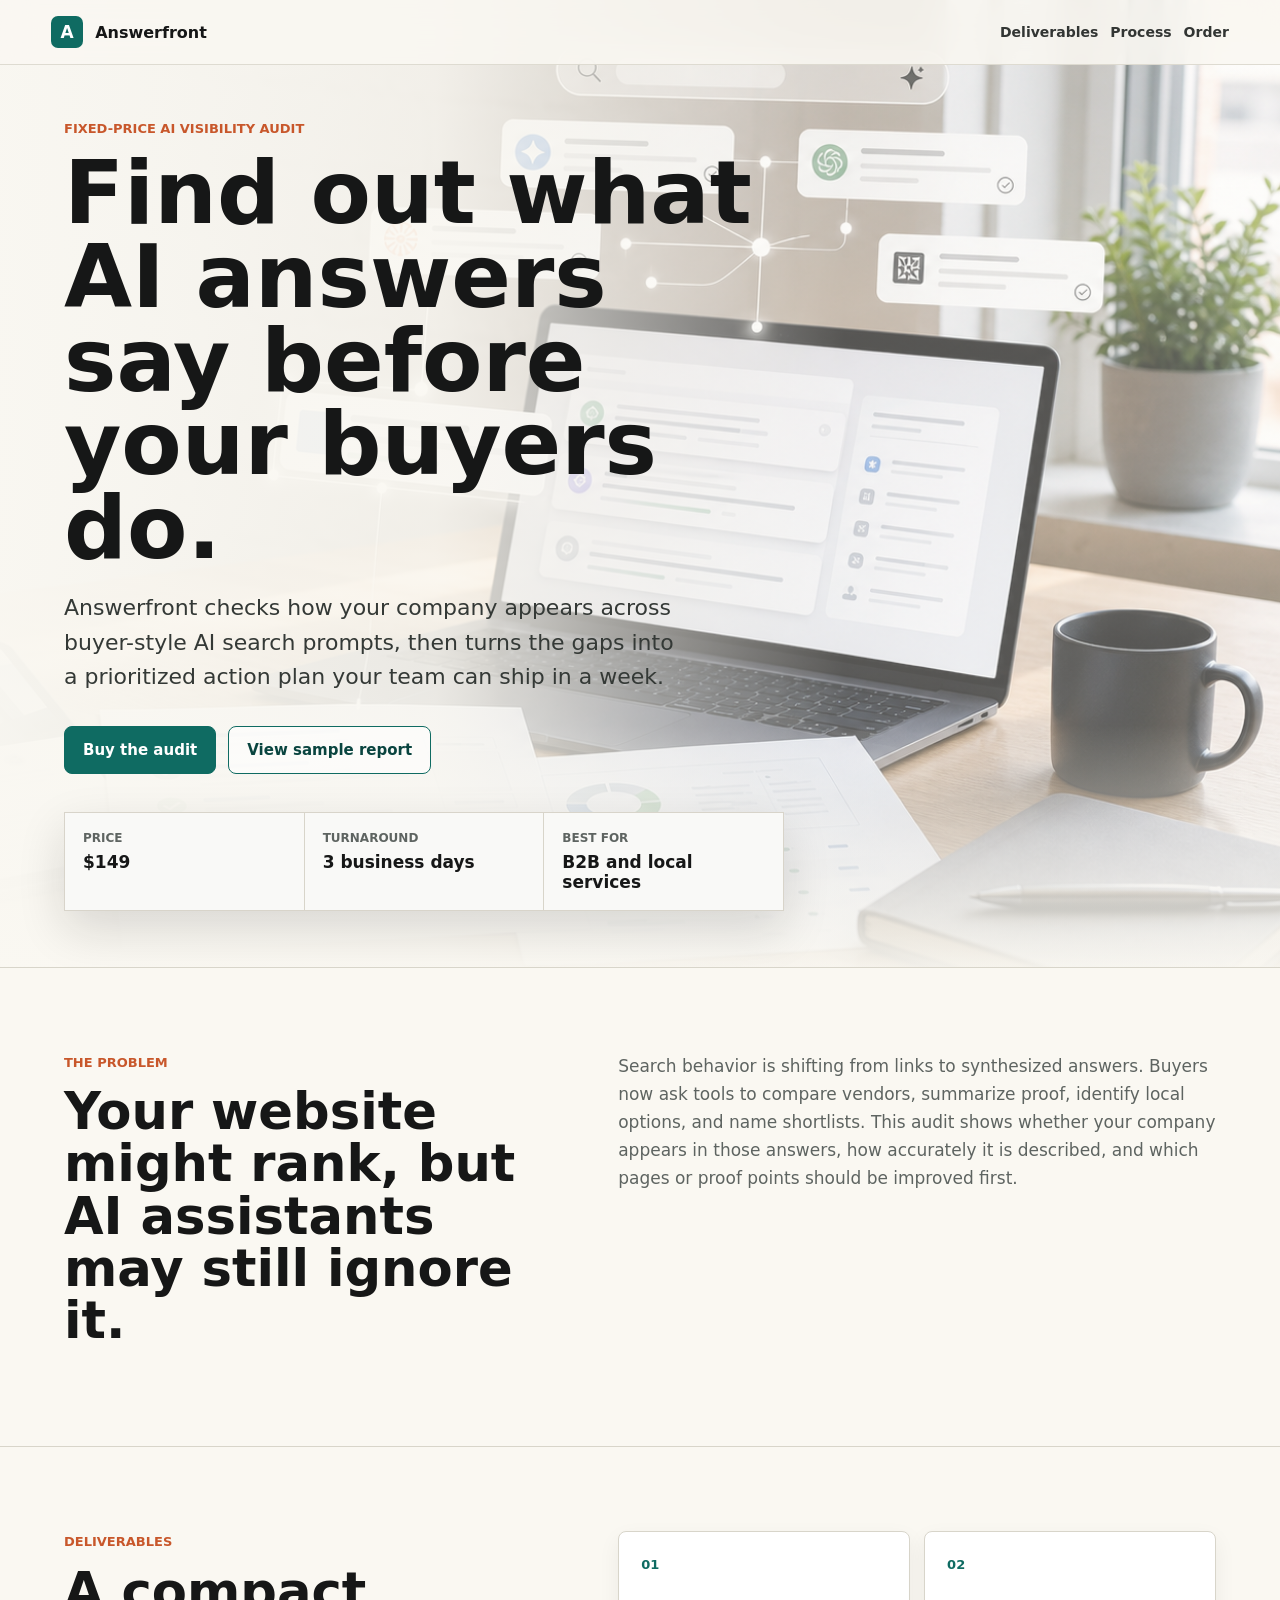
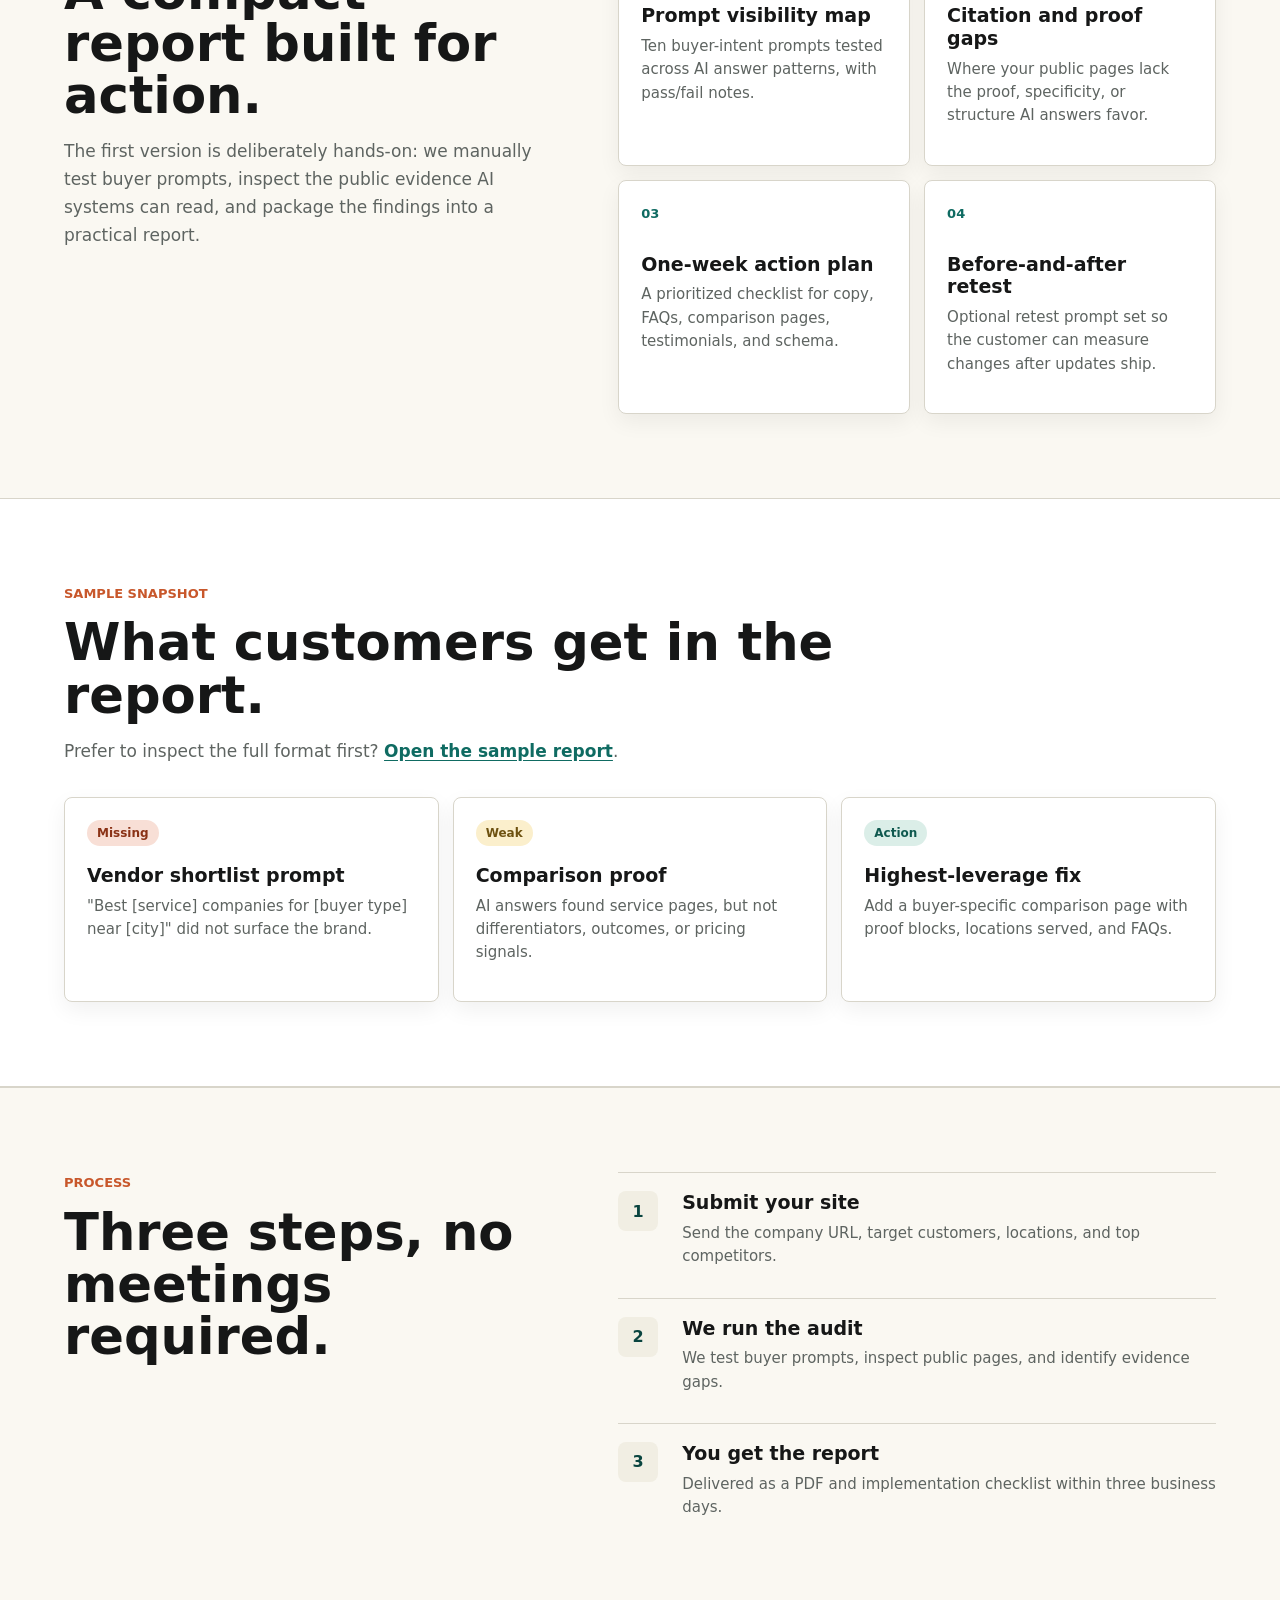
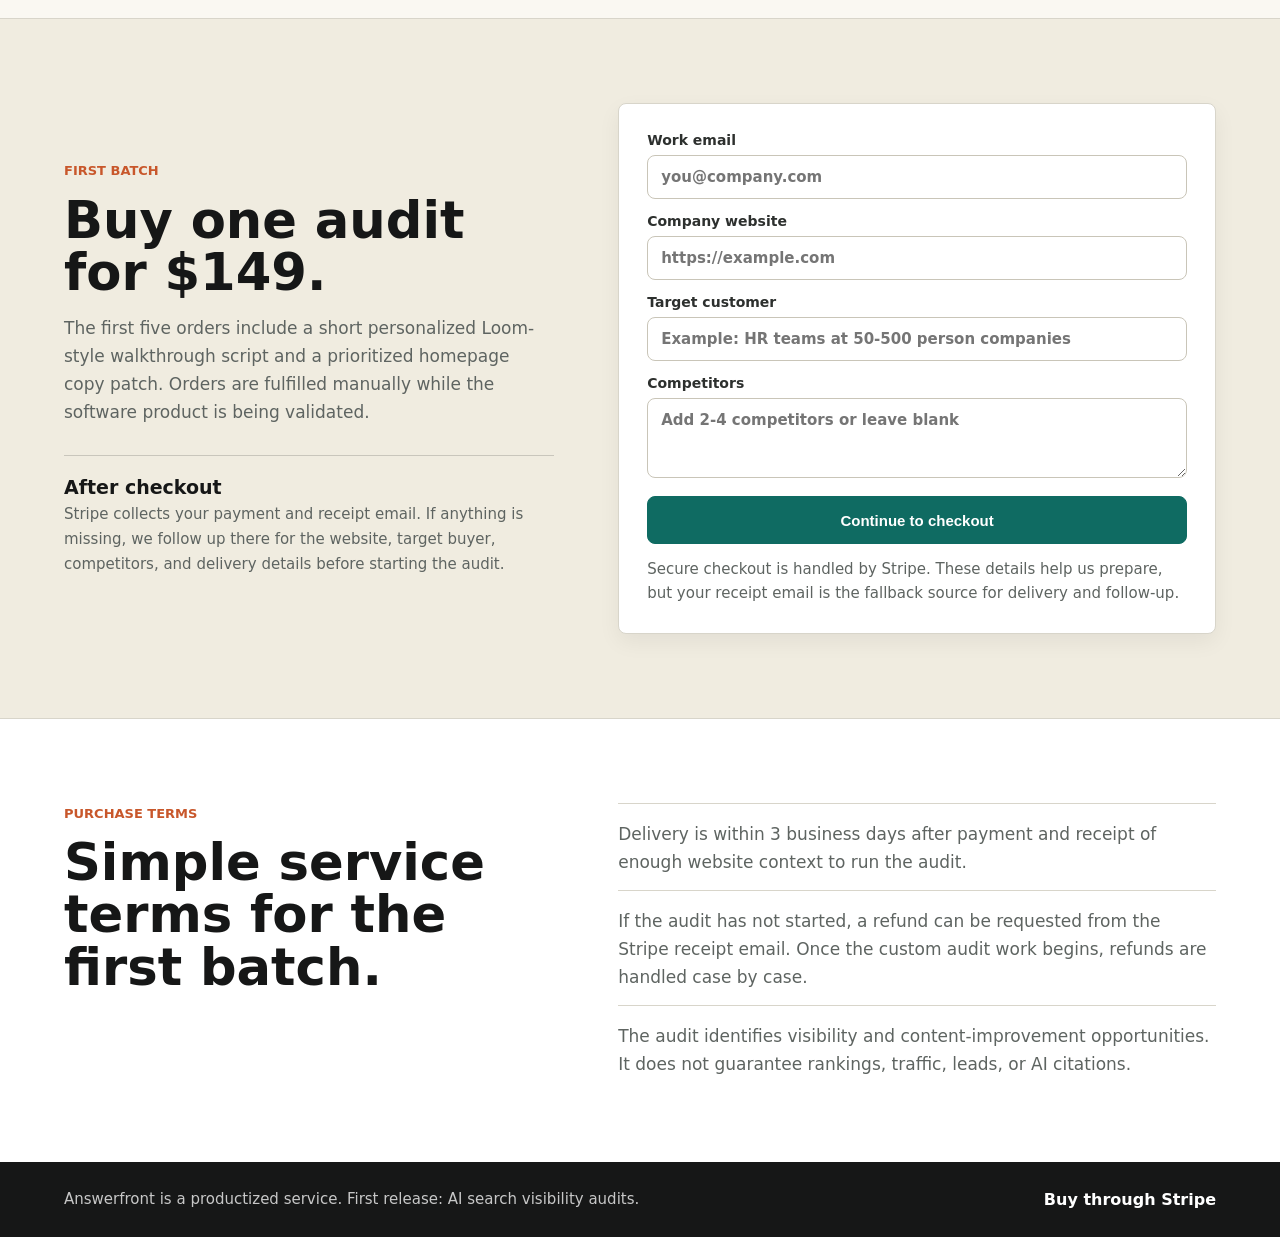
<file: index.html>
<!doctype html>
<html lang="en">
  <head>
    <meta charset="utf-8" />
    <meta name="viewport" content="width=device-width, initial-scale=1" />
    <title>Answerfront - AI Search Visibility Audit</title>
    <meta
      name="description"
      content="A fixed-price AI search visibility audit that shows how buyers find, compare, and cite your company in AI answers."
    />
    <link rel="preload" as="image" href="assets/answerfront-hero.png" />
    <link rel="stylesheet" href="styles.css" />
  </head>
  <body>
    <header class="site-header" aria-label="Primary">
      <a class="brand" href="#top" aria-label="Answerfront home">
        <span class="brand-mark" aria-hidden="true">A</span>
        <span>Answerfront</span>
      </a>
      <nav class="nav-links" aria-label="Site navigation">
        <a href="#deliverables">Deliverables</a>
        <a href="#process">Process</a>
        <a href="#order">Order</a>
      </nav>
    </header>

    <main id="top">
      <section class="hero" aria-labelledby="hero-title">
        <img
          class="hero-image"
          src="assets/answerfront-hero.png"
          alt="Desk with abstract AI search audit materials and digital result cards"
        />
        <div class="hero-shade" aria-hidden="true"></div>
        <div class="hero-content">
          <p class="eyebrow">Fixed-price AI visibility audit</p>
          <h1 id="hero-title">Find out what AI answers say before your buyers do.</h1>
          <p class="hero-copy">
            Answerfront checks how your company appears across buyer-style AI search prompts,
            then turns the gaps into a prioritized action plan your team can ship in a week.
          </p>
          <div class="hero-actions">
            <a class="button primary" href="#order">Buy the audit</a>
            <a class="button secondary" href="sample-report.html">View sample report</a>
          </div>
          <dl class="quick-stats" aria-label="Audit summary">
            <div>
              <dt>Price</dt>
              <dd>$149</dd>
            </div>
            <div>
              <dt>Turnaround</dt>
              <dd>3 business days</dd>
            </div>
            <div>
              <dt>Best for</dt>
              <dd>B2B and local services</dd>
            </div>
          </dl>
        </div>
      </section>

      <section class="section intro" aria-labelledby="intro-title">
        <div>
          <p class="eyebrow">The problem</p>
          <h2 id="intro-title">Your website might rank, but AI assistants may still ignore it.</h2>
        </div>
        <p>
          Search behavior is shifting from links to synthesized answers. Buyers now ask tools to
          compare vendors, summarize proof, identify local options, and name shortlists. This audit
          shows whether your company appears in those answers, how accurately it is described, and
          which pages or proof points should be improved first.
        </p>
      </section>

      <section class="section split" id="deliverables" aria-labelledby="deliverables-title">
        <div>
          <p class="eyebrow">Deliverables</p>
          <h2 id="deliverables-title">A compact report built for action.</h2>
          <p>
            The first version is deliberately hands-on: we manually test buyer prompts, inspect the
            public evidence AI systems can read, and package the findings into a practical report.
          </p>
        </div>
        <div class="deliverable-list">
          <article class="card">
            <span class="card-number">01</span>
            <h3>Prompt visibility map</h3>
            <p>Ten buyer-intent prompts tested across AI answer patterns, with pass/fail notes.</p>
          </article>
          <article class="card">
            <span class="card-number">02</span>
            <h3>Citation and proof gaps</h3>
            <p>Where your public pages lack the proof, specificity, or structure AI answers favor.</p>
          </article>
          <article class="card">
            <span class="card-number">03</span>
            <h3>One-week action plan</h3>
            <p>A prioritized checklist for copy, FAQs, comparison pages, testimonials, and schema.</p>
          </article>
          <article class="card">
            <span class="card-number">04</span>
            <h3>Before-and-after retest</h3>
            <p>Optional retest prompt set so the customer can measure changes after updates ship.</p>
          </article>
        </div>
      </section>

      <section class="section sample" id="sample" aria-labelledby="sample-title">
        <div class="sample-header">
          <p class="eyebrow">Sample snapshot</p>
          <h2 id="sample-title">What customers get in the report.</h2>
          <p>
            Prefer to inspect the full format first?
            <a class="inline-link" href="sample-report.html">Open the sample report</a>.
          </p>
        </div>
        <div class="report-grid" role="list">
          <article class="report-item" role="listitem">
            <span class="status poor">Missing</span>
            <h3>Vendor shortlist prompt</h3>
            <p>"Best [service] companies for [buyer type] near [city]" did not surface the brand.</p>
          </article>
          <article class="report-item" role="listitem">
            <span class="status mixed">Weak</span>
            <h3>Comparison proof</h3>
            <p>AI answers found service pages, but not differentiators, outcomes, or pricing signals.</p>
          </article>
          <article class="report-item" role="listitem">
            <span class="status good">Action</span>
            <h3>Highest-leverage fix</h3>
            <p>Add a buyer-specific comparison page with proof blocks, locations served, and FAQs.</p>
          </article>
        </div>
      </section>

      <section class="section process" id="process" aria-labelledby="process-title">
        <div>
          <p class="eyebrow">Process</p>
          <h2 id="process-title">Three steps, no meetings required.</h2>
        </div>
        <ol class="steps">
          <li>
            <span>1</span>
            <div>
              <h3>Submit your site</h3>
              <p>Send the company URL, target customers, locations, and top competitors.</p>
            </div>
          </li>
          <li>
            <span>2</span>
            <div>
              <h3>We run the audit</h3>
              <p>We test buyer prompts, inspect public pages, and identify evidence gaps.</p>
            </div>
          </li>
          <li>
            <span>3</span>
            <div>
              <h3>You get the report</h3>
              <p>Delivered as a PDF and implementation checklist within three business days.</p>
            </div>
          </li>
        </ol>
      </section>

      <section class="section order" id="order" aria-labelledby="order-title">
        <div class="order-copy">
          <p class="eyebrow">First batch</p>
          <h2 id="order-title">Buy one audit for $149.</h2>
          <p>
            The first five orders include a short personalized Loom-style walkthrough script and a
            prioritized homepage copy patch. Orders are fulfilled manually while the software product
            is being validated.
          </p>
          <div class="after-checkout">
            <h3>After checkout</h3>
            <p>
              Stripe collects your payment and receipt email. If anything is missing, we follow up
              there for the website, target buyer, competitors, and delivery details before starting
              the audit.
            </p>
          </div>
        </div>
        <form class="order-form" id="audit-form">
          <label>
            Work email
            <input required type="email" name="email" placeholder="you@company.com" autocomplete="email" />
          </label>
          <label>
            Company website
            <input required type="url" name="website" placeholder="https://example.com" autocomplete="url" />
          </label>
          <label>
            Target customer
            <input required type="text" name="customer" placeholder="Example: HR teams at 50-500 person companies" />
          </label>
          <label>
            Competitors
            <textarea name="competitors" rows="3" placeholder="Add 2-4 competitors or leave blank"></textarea>
          </label>
          <button class="button primary full" type="submit">Continue to checkout</button>
          <p class="form-note" id="form-note">
            Secure checkout is handled by Stripe. These details help us prepare, but your receipt
            email is the fallback source for delivery and follow-up.
          </p>
        </form>
      </section>

      <section class="section policy" aria-labelledby="policy-title">
        <div>
          <p class="eyebrow">Purchase terms</p>
          <h2 id="policy-title">Simple service terms for the first batch.</h2>
        </div>
        <div class="policy-list">
          <p>
            Delivery is within 3 business days after payment and receipt of enough website context
            to run the audit.
          </p>
          <p>
            If the audit has not started, a refund can be requested from the Stripe receipt email.
            Once the custom audit work begins, refunds are handled case by case.
          </p>
          <p>
            The audit identifies visibility and content-improvement opportunities. It does not
            guarantee rankings, traffic, leads, or AI citations.
          </p>
        </div>
      </section>
    </main>

    <footer class="site-footer">
      <p>Answerfront is a productized service. First release: AI search visibility audits.</p>
      <a href="https://buy.stripe.com/fZu6oGdt6fjTahq30cdMI00">Buy through Stripe</a>
    </footer>

    <script src="script.js"></script>
  </body>
</html>
</file>
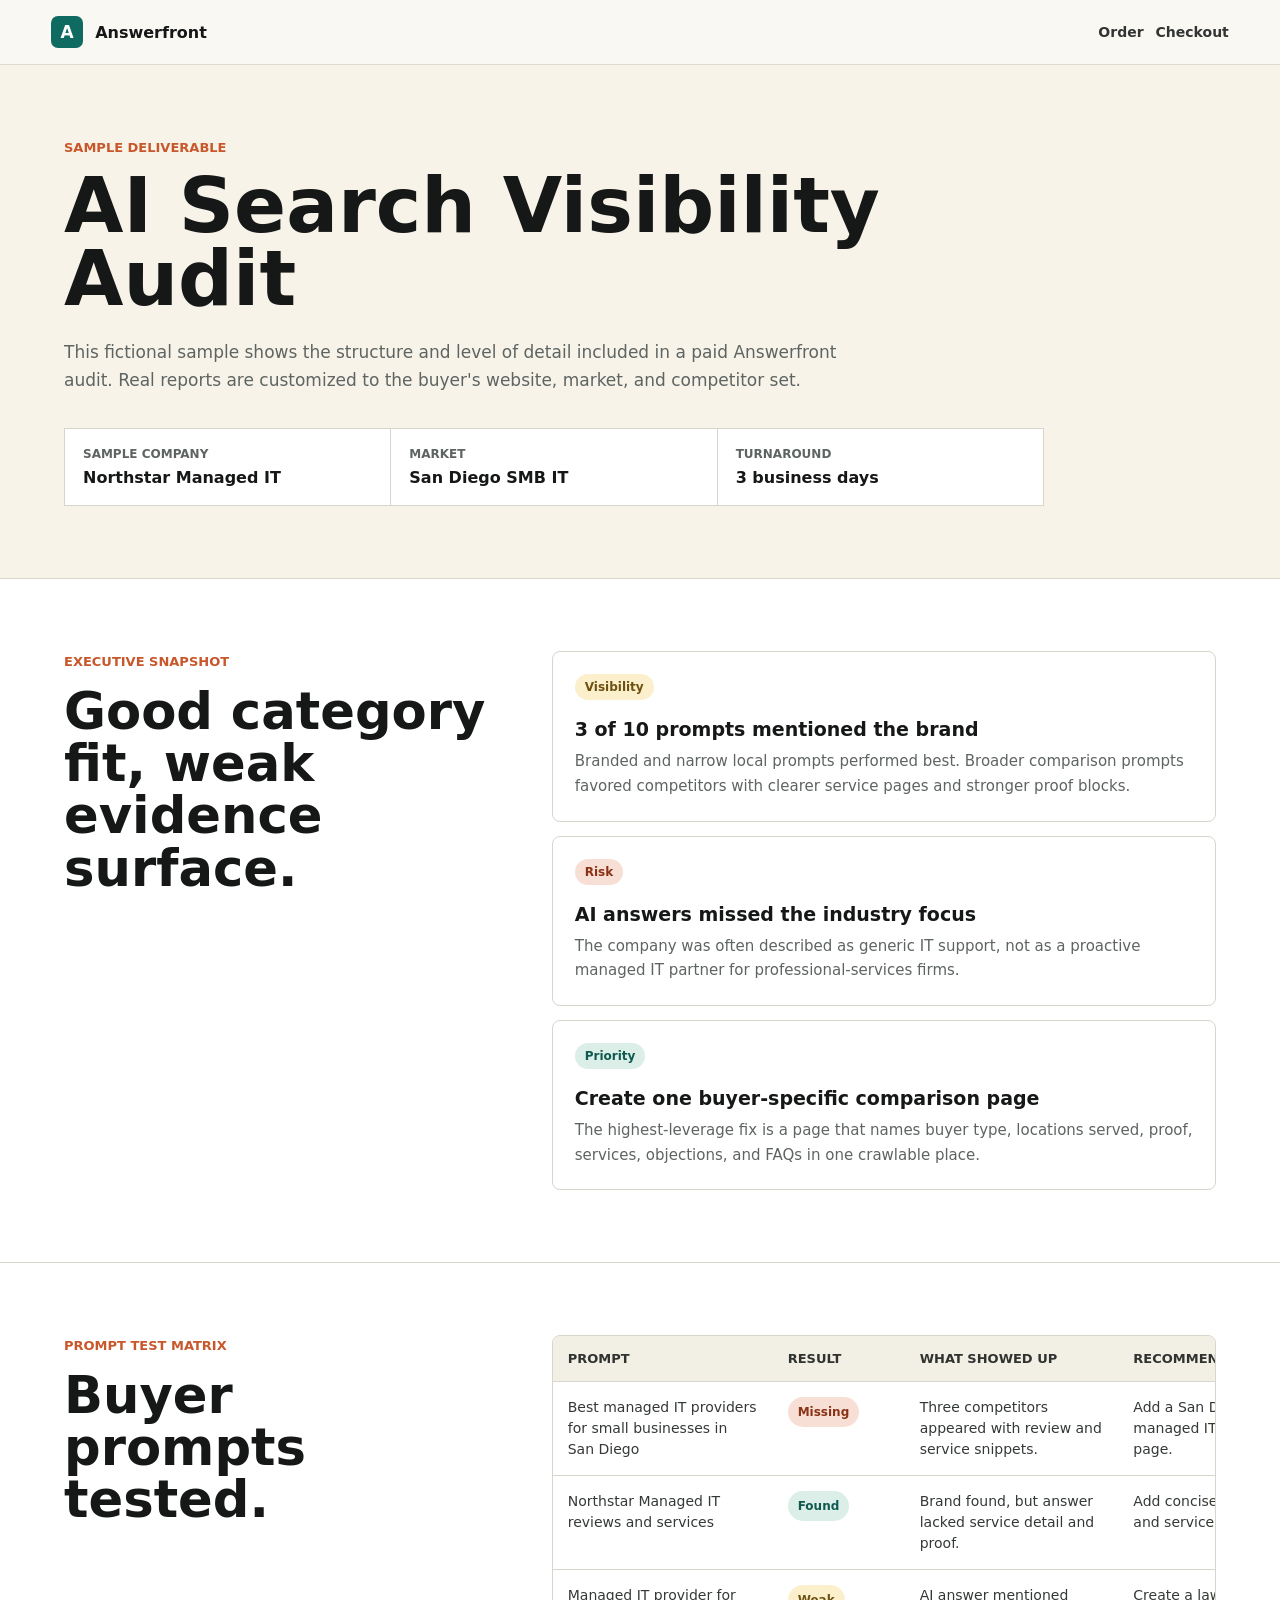
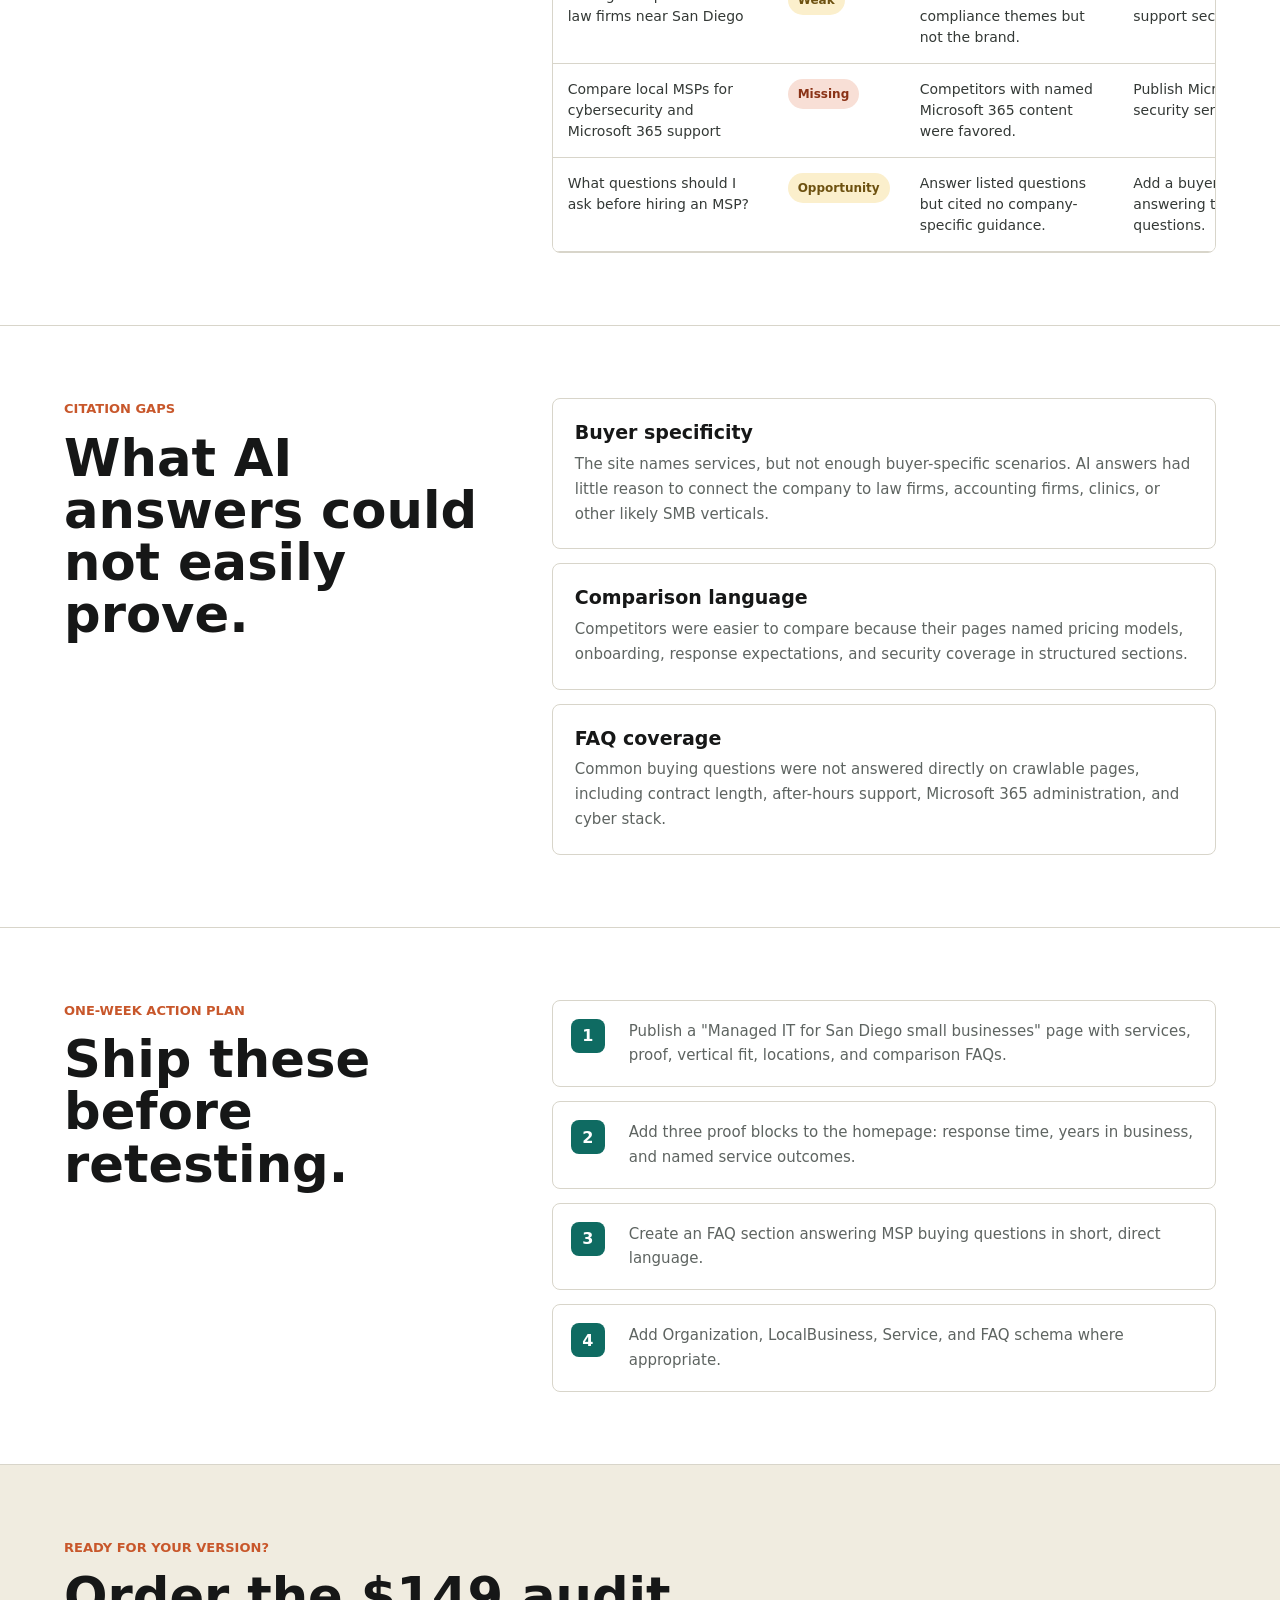
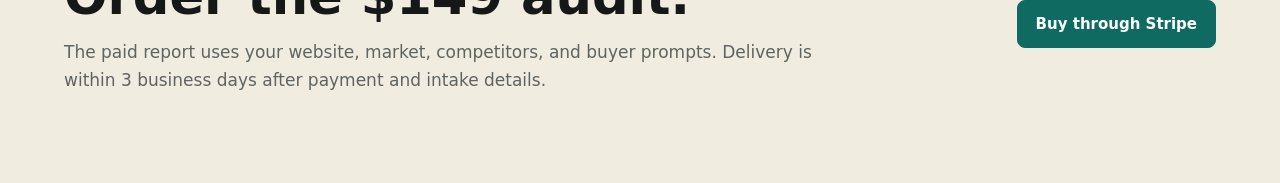
<file: sample-report.html>
<!doctype html>
<html lang="en">
  <head>
    <meta charset="utf-8" />
    <meta name="viewport" content="width=device-width, initial-scale=1" />
    <title>Sample Answerfront Audit Report</title>
    <meta
      name="description"
      content="A sample AI search visibility audit report from Answerfront showing prompt tests, citation gaps, and action priorities."
    />
    <link rel="stylesheet" href="styles.css" />
  </head>
  <body class="report-page">
    <header class="site-header report-header" aria-label="Sample report navigation">
      <a class="brand" href="index.html" aria-label="Answerfront home">
        <span class="brand-mark" aria-hidden="true">A</span>
        <span>Answerfront</span>
      </a>
      <nav class="nav-links" aria-label="Report navigation">
        <a href="index.html#order">Order</a>
        <a href="https://buy.stripe.com/fZu6oGdt6fjTahq30cdMI00">Checkout</a>
      </nav>
    </header>

    <main class="report-main">
      <section class="report-hero" aria-labelledby="report-title">
        <p class="eyebrow">Sample deliverable</p>
        <h1 id="report-title">AI Search Visibility Audit</h1>
        <p>
          This fictional sample shows the structure and level of detail included in a paid
          Answerfront audit. Real reports are customized to the buyer's website, market, and
          competitor set.
        </p>
        <dl class="report-meta">
          <div>
            <dt>Sample company</dt>
            <dd>Northstar Managed IT</dd>
          </div>
          <div>
            <dt>Market</dt>
            <dd>San Diego SMB IT</dd>
          </div>
          <div>
            <dt>Turnaround</dt>
            <dd>3 business days</dd>
          </div>
        </dl>
      </section>

      <section class="report-section" aria-labelledby="snapshot-title">
        <div>
          <p class="eyebrow">Executive snapshot</p>
          <h2 id="snapshot-title">Good category fit, weak evidence surface.</h2>
        </div>
        <div class="snapshot-grid">
          <article class="report-card">
            <span class="status mixed">Visibility</span>
            <h3>3 of 10 prompts mentioned the brand</h3>
            <p>
              Branded and narrow local prompts performed best. Broader comparison prompts favored
              competitors with clearer service pages and stronger proof blocks.
            </p>
          </article>
          <article class="report-card">
            <span class="status poor">Risk</span>
            <h3>AI answers missed the industry focus</h3>
            <p>
              The company was often described as generic IT support, not as a proactive managed IT
              partner for professional-services firms.
            </p>
          </article>
          <article class="report-card">
            <span class="status good">Priority</span>
            <h3>Create one buyer-specific comparison page</h3>
            <p>
              The highest-leverage fix is a page that names buyer type, locations served, proof,
              services, objections, and FAQs in one crawlable place.
            </p>
          </article>
        </div>
      </section>

      <section class="report-section" aria-labelledby="matrix-title">
        <div>
          <p class="eyebrow">Prompt test matrix</p>
          <h2 id="matrix-title">Buyer prompts tested.</h2>
        </div>
        <div class="matrix-wrap">
          <table class="prompt-table">
            <thead>
              <tr>
                <th>Prompt</th>
                <th>Result</th>
                <th>What showed up</th>
                <th>Recommended fix</th>
              </tr>
            </thead>
            <tbody>
              <tr>
                <td>Best managed IT providers for small businesses in San Diego</td>
                <td><span class="status poor">Missing</span></td>
                <td>Three competitors appeared with review and service snippets.</td>
                <td>Add a San Diego SMB managed IT comparison page.</td>
              </tr>
              <tr>
                <td>Northstar Managed IT reviews and services</td>
                <td><span class="status good">Found</span></td>
                <td>Brand found, but answer lacked service detail and proof.</td>
                <td>Add concise proof blocks and service summaries.</td>
              </tr>
              <tr>
                <td>Managed IT provider for law firms near San Diego</td>
                <td><span class="status mixed">Weak</span></td>
                <td>AI answer mentioned compliance themes but not the brand.</td>
                <td>Create a law-firm IT support section or page.</td>
              </tr>
              <tr>
                <td>Compare local MSPs for cybersecurity and Microsoft 365 support</td>
                <td><span class="status poor">Missing</span></td>
                <td>Competitors with named Microsoft 365 content were favored.</td>
                <td>Publish Microsoft 365 and security service proof.</td>
              </tr>
              <tr>
                <td>What questions should I ask before hiring an MSP?</td>
                <td><span class="status mixed">Opportunity</span></td>
                <td>Answer listed questions but cited no company-specific guidance.</td>
                <td>Add a buyer guide or FAQ answering those questions.</td>
              </tr>
            </tbody>
          </table>
        </div>
      </section>

      <section class="report-section" aria-labelledby="gaps-title">
        <div>
          <p class="eyebrow">Citation gaps</p>
          <h2 id="gaps-title">What AI answers could not easily prove.</h2>
        </div>
        <div class="gap-list">
          <article class="report-card">
            <h3>Buyer specificity</h3>
            <p>
              The site names services, but not enough buyer-specific scenarios. AI answers had
              little reason to connect the company to law firms, accounting firms, clinics, or other
              likely SMB verticals.
            </p>
          </article>
          <article class="report-card">
            <h3>Comparison language</h3>
            <p>
              Competitors were easier to compare because their pages named pricing models,
              onboarding, response expectations, and security coverage in structured sections.
            </p>
          </article>
          <article class="report-card">
            <h3>FAQ coverage</h3>
            <p>
              Common buying questions were not answered directly on crawlable pages, including
              contract length, after-hours support, Microsoft 365 administration, and cyber stack.
            </p>
          </article>
        </div>
      </section>

      <section class="report-section action-plan" aria-labelledby="action-title">
        <div>
          <p class="eyebrow">One-week action plan</p>
          <h2 id="action-title">Ship these before retesting.</h2>
        </div>
        <ol class="action-list">
          <li>
            <span>1</span>
            <p>
              Publish a "Managed IT for San Diego small businesses" page with services, proof,
              vertical fit, locations, and comparison FAQs.
            </p>
          </li>
          <li>
            <span>2</span>
            <p>
              Add three proof blocks to the homepage: response time, years in business, and named
              service outcomes.
            </p>
          </li>
          <li>
            <span>3</span>
            <p>
              Create an FAQ section answering MSP buying questions in short, direct language.
            </p>
          </li>
          <li>
            <span>4</span>
            <p>
              Add Organization, LocalBusiness, Service, and FAQ schema where appropriate.
            </p>
          </li>
        </ol>
      </section>

      <section class="report-cta" aria-labelledby="sample-cta-title">
        <div>
          <p class="eyebrow">Ready for your version?</p>
          <h2 id="sample-cta-title">Order the $149 audit.</h2>
          <p>
            The paid report uses your website, market, competitors, and buyer prompts. Delivery is
            within 3 business days after payment and intake details.
          </p>
        </div>
        <a class="button primary" href="https://buy.stripe.com/fZu6oGdt6fjTahq30cdMI00">Buy through Stripe</a>
      </section>
    </main>
  </body>
</html>
</file>
<file: styles.css>
:root {
  color-scheme: light;
  --ink: #161717;
  --muted: #5e6461;
  --paper: #faf8f2;
  --surface: #ffffff;
  --line: #d8d5ca;
  --brand: #0f6b62;
  --brand-dark: #09443f;
  --accent: #c8572b;
  --gold: #d4a93f;
  --shadow: 0 18px 48px rgba(21, 24, 23, 0.14);
  font-family:
    Inter, ui-sans-serif, system-ui, -apple-system, BlinkMacSystemFont, "Segoe UI", sans-serif;
}

* {
  box-sizing: border-box;
}

html {
  scroll-behavior: smooth;
}

body {
  margin: 0;
  background: var(--paper);
  color: var(--ink);
}

a {
  color: inherit;
  text-decoration: none;
}

.inline-link {
  color: var(--brand);
  font-weight: 850;
  text-decoration: underline;
  text-underline-offset: 3px;
}

.site-header {
  position: fixed;
  top: 0;
  left: 0;
  right: 0;
  z-index: 10;
  display: flex;
  align-items: center;
  justify-content: space-between;
  gap: 24px;
  padding: 16px clamp(18px, 4vw, 56px);
  background: rgba(250, 248, 242, 0.88);
  border-bottom: 1px solid rgba(216, 213, 202, 0.8);
  backdrop-filter: blur(16px);
}

.brand,
.nav-links {
  display: flex;
  align-items: center;
  gap: 12px;
}

.brand {
  font-weight: 800;
}

.brand-mark {
  display: inline-grid;
  width: 32px;
  height: 32px;
  place-items: center;
  border-radius: 7px;
  background: var(--brand);
  color: #fff;
  font-size: 17px;
}

.nav-links {
  color: #323533;
  font-size: 14px;
  font-weight: 650;
}

.nav-links a {
  padding: 8px 0;
}

.hero {
  position: relative;
  min-height: 94vh;
  display: grid;
  align-items: center;
  overflow: hidden;
  padding: 118px clamp(18px, 5vw, 72px) 56px;
}

.hero-image,
.hero-shade {
  position: absolute;
  inset: 0;
  width: 100%;
  height: 100%;
}

.hero-image {
  object-fit: cover;
  object-position: center right;
}

.hero-shade {
  background:
    linear-gradient(90deg, rgba(250, 248, 242, 0.98) 0%, rgba(250, 248, 242, 0.9) 34%, rgba(250, 248, 242, 0.34) 66%),
    linear-gradient(0deg, rgba(250, 248, 242, 0.95) 0%, rgba(250, 248, 242, 0) 25%);
}

.hero-content {
  position: relative;
  max-width: 720px;
}

.eyebrow {
  margin: 0 0 12px;
  color: var(--accent);
  font-size: 13px;
  font-weight: 800;
  letter-spacing: 0;
  text-transform: uppercase;
}

h1,
h2,
h3,
p {
  margin-top: 0;
}

h1 {
  max-width: 700px;
  margin-bottom: 22px;
  font-size: clamp(44px, 7.2vw, 88px);
  line-height: 0.95;
  letter-spacing: 0;
}

h2 {
  margin-bottom: 16px;
  font-size: clamp(30px, 4vw, 52px);
  line-height: 1.02;
  letter-spacing: 0;
}

h3 {
  margin-bottom: 8px;
  font-size: 19px;
  line-height: 1.2;
}

p {
  color: var(--muted);
  font-size: 17px;
  line-height: 1.65;
}

.hero-copy {
  max-width: 610px;
  color: #343936;
  font-size: clamp(18px, 2vw, 22px);
  line-height: 1.55;
}

.hero-actions {
  display: flex;
  flex-wrap: wrap;
  gap: 12px;
  margin: 32px 0;
}

.button {
  display: inline-flex;
  min-height: 48px;
  align-items: center;
  justify-content: center;
  border: 1px solid var(--brand);
  border-radius: 8px;
  padding: 13px 18px;
  font-size: 15px;
  font-weight: 800;
  transition:
    transform 160ms ease,
    box-shadow 160ms ease,
    background 160ms ease;
}

.button:hover,
.button:focus-visible {
  transform: translateY(-1px);
  box-shadow: 0 12px 24px rgba(15, 107, 98, 0.16);
}

.button.primary {
  background: var(--brand);
  color: #fff;
}

.button.secondary {
  background: rgba(255, 255, 255, 0.62);
  color: var(--brand-dark);
}

.button.full {
  width: 100%;
  margin-top: 4px;
}

.quick-stats {
  display: grid;
  max-width: 720px;
  grid-template-columns: repeat(3, minmax(0, 1fr));
  gap: 1px;
  margin: 38px 0 0;
  border: 1px solid rgba(216, 213, 202, 0.94);
  background: var(--line);
  box-shadow: var(--shadow);
}

.quick-stats div {
  min-width: 0;
  padding: 18px;
  background: rgba(255, 255, 255, 0.86);
}

.quick-stats dt {
  color: var(--muted);
  font-size: 12px;
  font-weight: 800;
  text-transform: uppercase;
}

.quick-stats dd {
  margin: 7px 0 0;
  font-size: 17px;
  font-weight: 850;
}

.section {
  padding: 84px clamp(18px, 5vw, 72px);
}

.intro,
.split,
.process,
.order,
.policy {
  display: grid;
  grid-template-columns: minmax(0, 0.82fr) minmax(0, 1fr);
  gap: clamp(28px, 5vw, 72px);
  align-items: start;
  border-top: 1px solid var(--line);
}

.intro p {
  max-width: 760px;
}

.deliverable-list {
  display: grid;
  grid-template-columns: repeat(2, minmax(0, 1fr));
  gap: 14px;
}

.card,
.report-item,
.order-form {
  border: 1px solid var(--line);
  border-radius: 8px;
  background: var(--surface);
  box-shadow: 0 8px 22px rgba(21, 24, 23, 0.06);
}

.card {
  min-height: 210px;
  padding: 22px;
}

.card-number {
  display: inline-flex;
  margin-bottom: 32px;
  color: var(--brand);
  font-size: 13px;
  font-weight: 900;
}

.card p,
.report-item p,
.steps p,
.form-note,
.site-footer p {
  font-size: 15px;
  line-height: 1.55;
}

.sample {
  background: #ffffff;
  border-top: 1px solid var(--line);
  border-bottom: 1px solid var(--line);
}

.sample-header {
  max-width: 800px;
  margin-bottom: 32px;
}

.report-grid {
  display: grid;
  grid-template-columns: repeat(3, minmax(0, 1fr));
  gap: 14px;
}

.report-item {
  min-height: 190px;
  padding: 22px;
}

.status {
  display: inline-flex;
  margin-bottom: 18px;
  border-radius: 999px;
  padding: 6px 10px;
  font-size: 12px;
  font-weight: 900;
}

.status.poor {
  background: #f8dfd6;
  color: #8a3216;
}

.status.mixed {
  background: #fbefcc;
  color: #6d5110;
}

.status.good {
  background: #dbeee8;
  color: #0f594f;
}

.steps {
  display: grid;
  gap: 14px;
  margin: 0;
  padding: 0;
  list-style: none;
}

.steps li {
  display: grid;
  grid-template-columns: 48px minmax(0, 1fr);
  gap: 16px;
  align-items: start;
  border-top: 1px solid var(--line);
  padding-top: 18px;
}

.steps span {
  display: inline-grid;
  width: 40px;
  height: 40px;
  place-items: center;
  border-radius: 8px;
  background: #f1eee3;
  color: var(--brand-dark);
  font-weight: 900;
}

.order {
  align-items: center;
  background: #f0ece0;
}

.policy {
  background: #ffffff;
}

.policy-list {
  display: grid;
  gap: 14px;
}

.policy-list p {
  margin: 0;
  border-top: 1px solid var(--line);
  padding-top: 16px;
}

.order-copy p {
  max-width: 680px;
}

.after-checkout {
  max-width: 680px;
  margin-top: 28px;
  border-top: 1px solid rgba(22, 23, 23, 0.18);
  padding-top: 20px;
}

.after-checkout h3 {
  margin-bottom: 4px;
}

.after-checkout p {
  margin-bottom: 0;
  font-size: 15px;
}

.order-form {
  display: grid;
  gap: 14px;
  padding: clamp(18px, 3vw, 28px);
}

label {
  display: grid;
  gap: 7px;
  color: #2d302e;
  font-size: 14px;
  font-weight: 800;
}

input,
textarea {
  width: 100%;
  border: 1px solid #c9c5b8;
  border-radius: 8px;
  padding: 12px 13px;
  background: #fff;
  color: var(--ink);
  font: inherit;
  font-size: 15px;
}

textarea {
  resize: vertical;
}

input:focus,
textarea:focus {
  outline: 3px solid rgba(15, 107, 98, 0.16);
  border-color: var(--brand);
}

.form-note {
  margin: 0;
}

.site-footer {
  display: flex;
  align-items: center;
  justify-content: space-between;
  gap: 24px;
  padding: 26px clamp(18px, 5vw, 72px);
  background: var(--ink);
  color: #fff;
}

.site-footer p {
  margin: 0;
  color: rgba(255, 255, 255, 0.76);
}

.site-footer a {
  font-weight: 800;
}

.report-page {
  background: #ffffff;
}

.report-header {
  position: sticky;
}

.report-main {
  padding-top: 0;
}

.report-hero,
.report-section,
.report-cta {
  padding: 72px clamp(18px, 5vw, 72px);
}

.report-hero {
  border-bottom: 1px solid var(--line);
  background: #f7f3e9;
}

.report-hero h1 {
  max-width: 980px;
  font-size: clamp(42px, 6vw, 78px);
}

.report-hero p {
  max-width: 820px;
}

.report-meta {
  display: grid;
  max-width: 980px;
  grid-template-columns: repeat(3, minmax(0, 1fr));
  gap: 1px;
  margin: 34px 0 0;
  border: 1px solid var(--line);
  background: var(--line);
}

.report-meta div {
  padding: 18px;
  background: #fff;
}

.report-meta dt {
  color: var(--muted);
  font-size: 12px;
  font-weight: 850;
  text-transform: uppercase;
}

.report-meta dd {
  margin: 7px 0 0;
  font-weight: 850;
}

.report-section {
  display: grid;
  grid-template-columns: minmax(0, 0.74fr) minmax(0, 1.16fr);
  gap: clamp(28px, 5vw, 72px);
  border-bottom: 1px solid var(--line);
}

.snapshot-grid,
.gap-list {
  display: grid;
  gap: 14px;
}

.report-card {
  border: 1px solid var(--line);
  border-radius: 8px;
  padding: 22px;
  background: #fff;
}

.report-card p {
  margin-bottom: 0;
  font-size: 15px;
}

.matrix-wrap {
  overflow-x: auto;
  border: 1px solid var(--line);
  border-radius: 8px;
  background: #fff;
}

.prompt-table {
  width: 100%;
  min-width: 780px;
  border-collapse: collapse;
}

.prompt-table th,
.prompt-table td {
  border-bottom: 1px solid var(--line);
  padding: 15px;
  text-align: left;
  vertical-align: top;
}

.prompt-table th {
  background: #f2efe5;
  color: #303330;
  font-size: 13px;
  text-transform: uppercase;
}

.prompt-table td {
  color: #343936;
  font-size: 14px;
  line-height: 1.5;
}

.action-list {
  display: grid;
  gap: 14px;
  margin: 0;
  padding: 0;
  list-style: none;
}

.action-list li {
  display: grid;
  grid-template-columns: 44px minmax(0, 1fr);
  gap: 14px;
  align-items: start;
  border: 1px solid var(--line);
  border-radius: 8px;
  padding: 18px;
}

.action-list span {
  display: inline-grid;
  width: 34px;
  height: 34px;
  place-items: center;
  border-radius: 8px;
  background: var(--brand);
  color: #fff;
  font-weight: 900;
}

.action-list p {
  margin: 0;
  font-size: 15px;
}

.report-cta {
  display: flex;
  align-items: center;
  justify-content: space-between;
  gap: 24px;
  background: #f0ece0;
}

.report-cta p {
  max-width: 760px;
}

@media (max-width: 860px) {
  .site-header {
    position: sticky;
  }

  .nav-links {
    display: none;
  }

  .hero {
    min-height: 880px;
    padding-top: 72px;
    align-items: end;
  }

  .hero-image {
    object-position: 64% center;
  }

  .hero-shade {
    background:
      linear-gradient(0deg, rgba(250, 248, 242, 1) 0%, rgba(250, 248, 242, 0.94) 48%, rgba(250, 248, 242, 0.22) 100%),
      linear-gradient(90deg, rgba(250, 248, 242, 0.84) 0%, rgba(250, 248, 242, 0.1) 100%);
  }

  h1 {
    font-size: 46px;
  }

  .quick-stats,
  .intro,
  .split,
  .process,
  .order,
  .policy,
  .report-section,
  .report-grid {
    grid-template-columns: 1fr;
  }

  .report-meta {
    grid-template-columns: 1fr;
  }

  .report-cta {
    display: grid;
  }

  .quick-stats div {
    padding: 15px;
  }

  .deliverable-list {
    grid-template-columns: 1fr;
  }

  .section {
    padding-block: 64px;
  }

  .site-footer {
    display: grid;
  }
}

@media (max-width: 520px) {
  .hero {
    min-height: 820px;
  }

  h1 {
    font-size: 40px;
  }

  h2 {
    font-size: 32px;
  }

  .hero-actions {
    display: grid;
  }

  .button {
    width: 100%;
  }

  .quick-stats {
    margin-top: 28px;
  }
}
</file>
